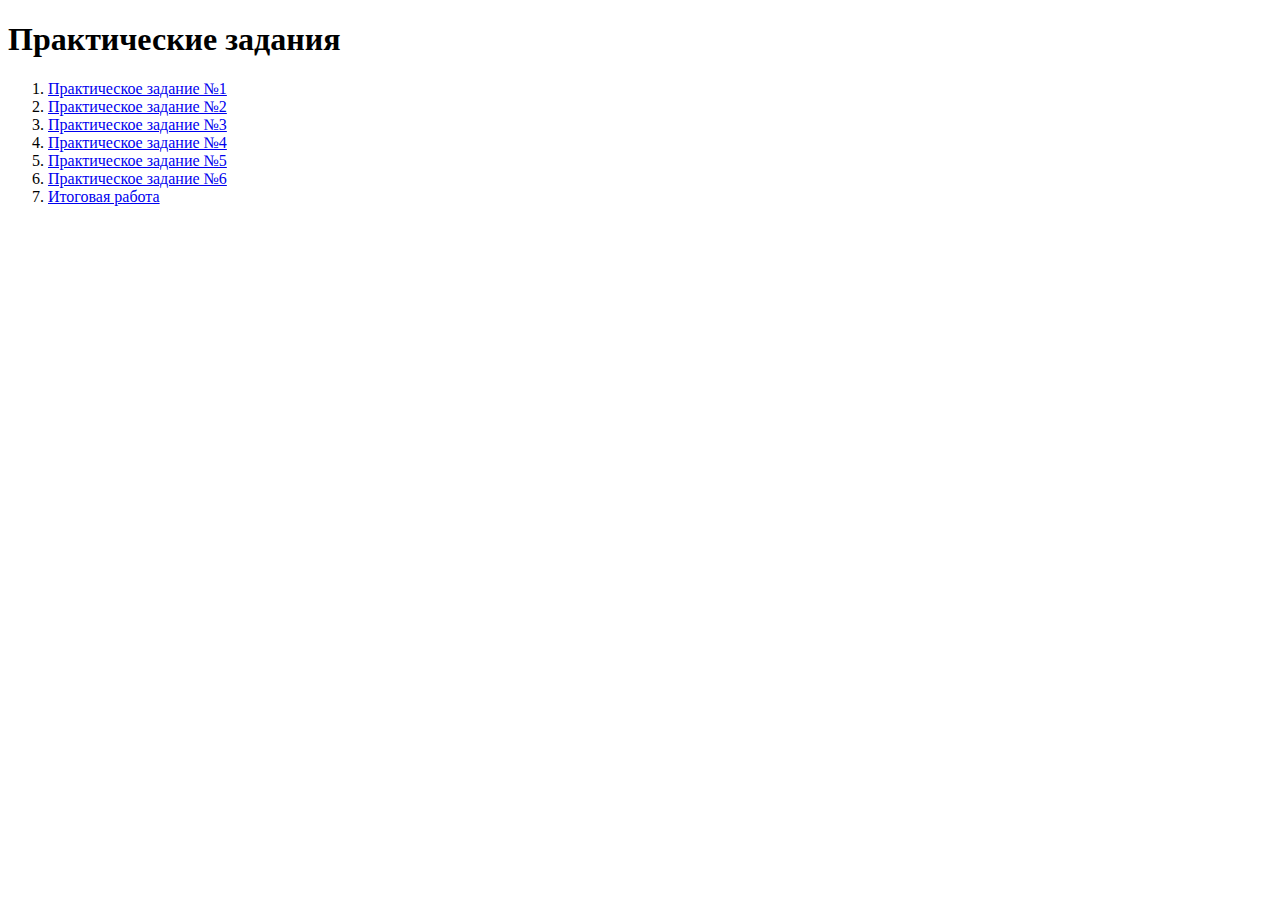
<file: index.html>
<!DOCTYPE html>
<html lang="en">
<head>
    <meta charset="UTF-8">
    <meta name="viewport" content="width=device-width, initial-scale=1.0">
    <title>Практические задания</title>
</head>
<body>
    <h1>Практические задания</h1>
    <ol>
        <li><a href="task1.html">Практическое задание №1</a></li>
        <li><a href="task2.html">Практическое задание №2</a></li>
        <li><a href="task3.html">Практическое задание №3</a></li>
        <li><a href="task4.html">Практическое задание №4</a></li>
        <li><a href="task5.html">Практическое задание №5</a></li>
        <li><a href="task6.html">Практическое задание №6</a></li>
        <li><a href="Итоговая/index.html">Итоговая работа</a></li>
    </ol>
</body>
</html>
</file>
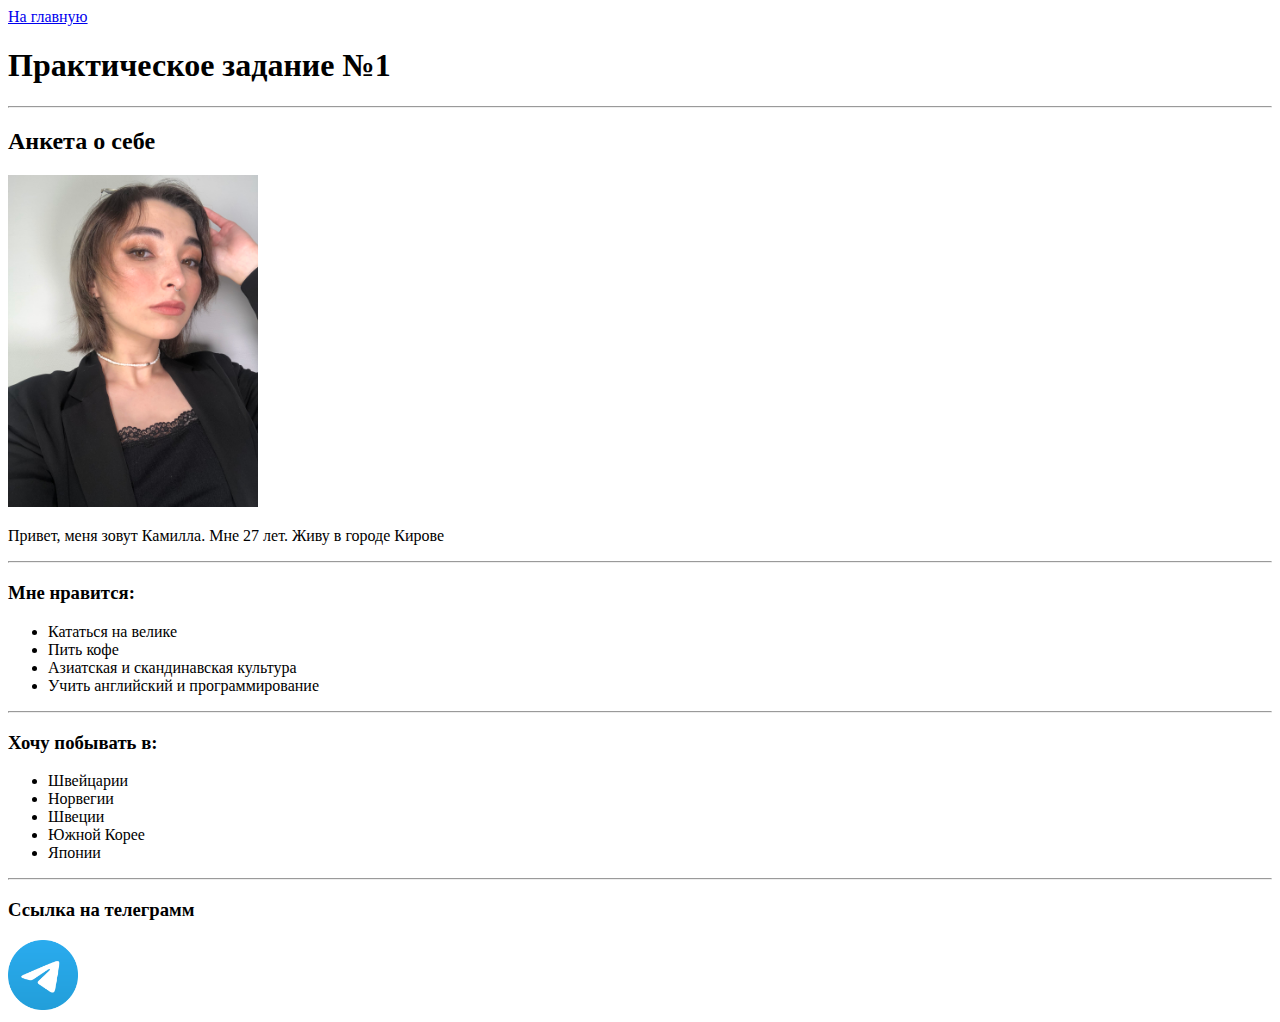
<file: task1.html>
<!DOCTYPE html>
<html lang="en">
<head>
    <meta charset="UTF-8">
    <meta name="viewport" content="width=device-width, initial-scale=1.0">
    <title>Практическое задание №1</title>
</head>
<body>
    <a href="index.html">На главную</a>
    <h1>Практическое задание №1</h1>
    <hr>
    <h2>Анкета о себе</h2>
    <img width="250" src="img/task1/IMG_9399.jpg" alt="Фото отсутствует">
    <p>Привет, меня зовут Камилла. Мне 27 лет. Живу в городе Кирове</p>
    <hr>
    <h3>Мне нравится:</h3>
    <ul>
        <li>Кататься на велике</li>
        <li>Пить кофе</li>
        <li>Азиатская и скандинавская культура</li>
        <li>Учить английский и программирование</li>
    </ul>
    <hr>
    <h3>Хочу побывать в:</h3>
    <ul>
        <li>Швейцарии</li>
        <li>Норвегии</li>
        <li>Швеции</li>
        <li>Южной Корее</li>
        <li>Японии</li>
    </ul>
    <hr>
    <h3>Ссылка на телеграмм</h3>
    <a href="https://t.me/justkm9">
    <img width="70" src="img//task1/Telegram_2019_Logo.svg.webp" alt="Ссылка на телеграмм">
    </a>
</body>
</html>
</file>
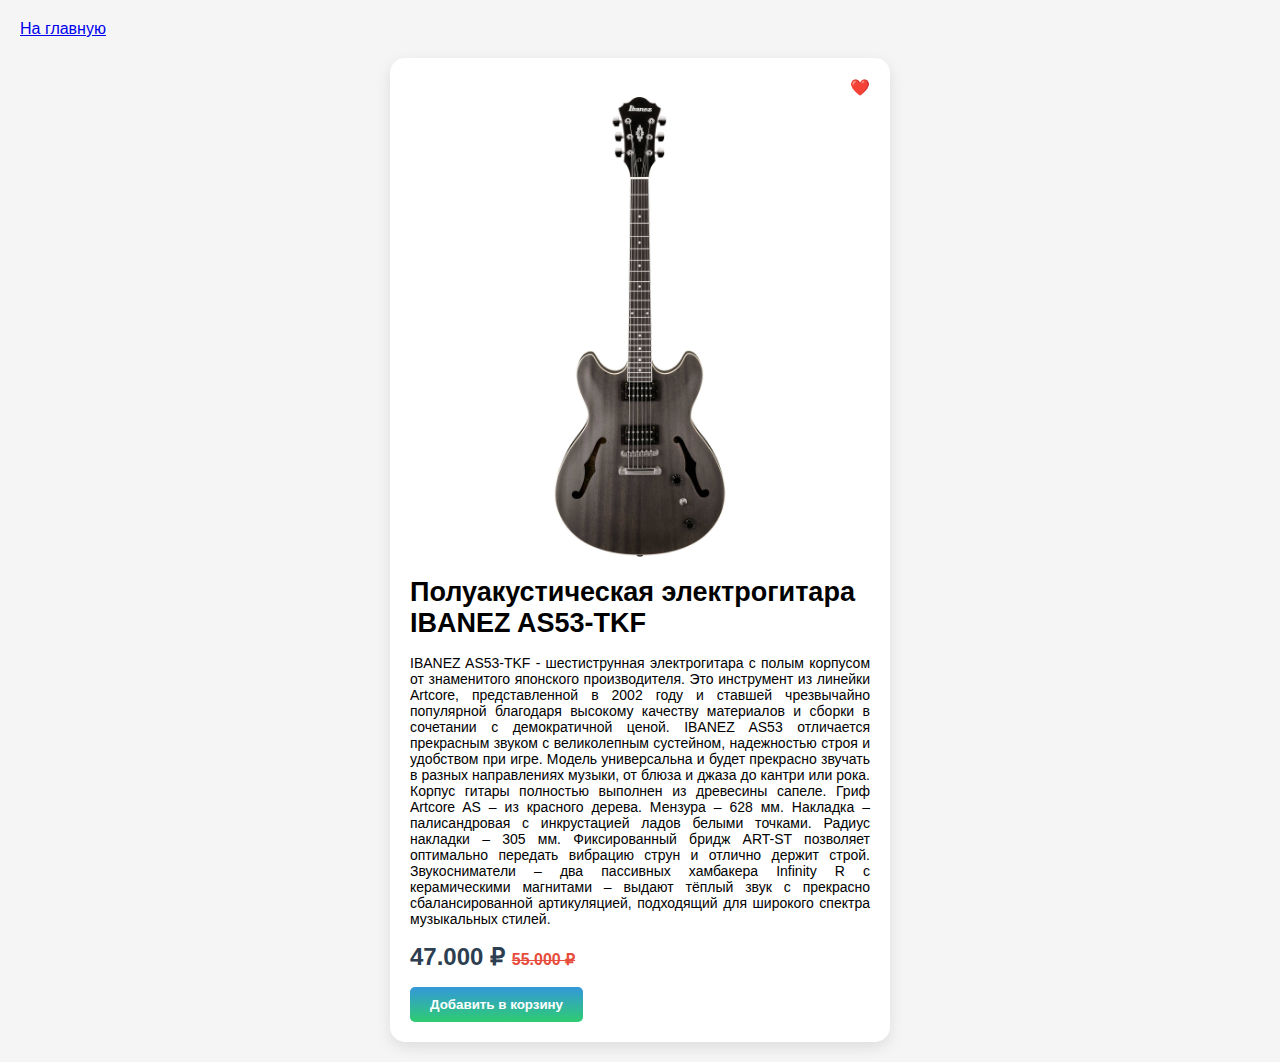
<file: task2.html>
<!DOCTYPE html>
<html lang="en">
<head>
    <meta charset="UTF-8">
    <meta name="viewport" content="width=device-width, initial-scale=1.0">
    <title>Практическое задание 2</title>
    <link rel="stylesheet" href="css/task2.css">
</head>
<body>
    <a class="back" href="index.html">На главную</a>
    
    <div class="card">
        <p class="favorite">
            <a href="#">❤️</a>
        </p>
        <img src="img//task2/gitar.jpg" alt="Нет картинки">
        <h3>Полуакустическая электрогитара IBANEZ AS53-TKF</h3>
        <p class="info">IBANEZ AS53-TKF - шестиструнная электрогитара с полым корпусом от знаменитого японского производителя. Это инструмент из линейки Artcore, представленной в 2002 году и ставшей чрезвычайно популярной благодаря высокому качеству материалов и сборки в сочетании с демократичной ценой. IBANEZ AS53 отличается прекрасным звуком с великолепным сустейном, надежностью строя и удобством при игре. Модель универсальна и будет прекрасно звучать в разных направлениях музыки, от блюза и джаза до кантри или рока. Корпус гитары полностью выполнен из древесины сапеле. Гриф Artcore AS – из красного дерева. Мензура – 628 мм. Накладка – палисандровая с инкрустацией ладов белыми точками. Радиус накладки – 305 мм. Фиксированный бридж ART-ST позволяет оптимально передать вибрацию струн и отлично держит строй. Звукосниматели – два пассивных хамбакера Infinity R с керамическими магнитами – выдают тёплый звук с прекрасно сбалансированной артикуляцией, подходящий для широкого спектра музыкальных стилей.</p>
        <p class="price">47.000 ₽ <span class="old-price">55.000 ₽</span></p>

        <button>Добавить в корзину</button>
    </div>

</body>
</html>
</file>
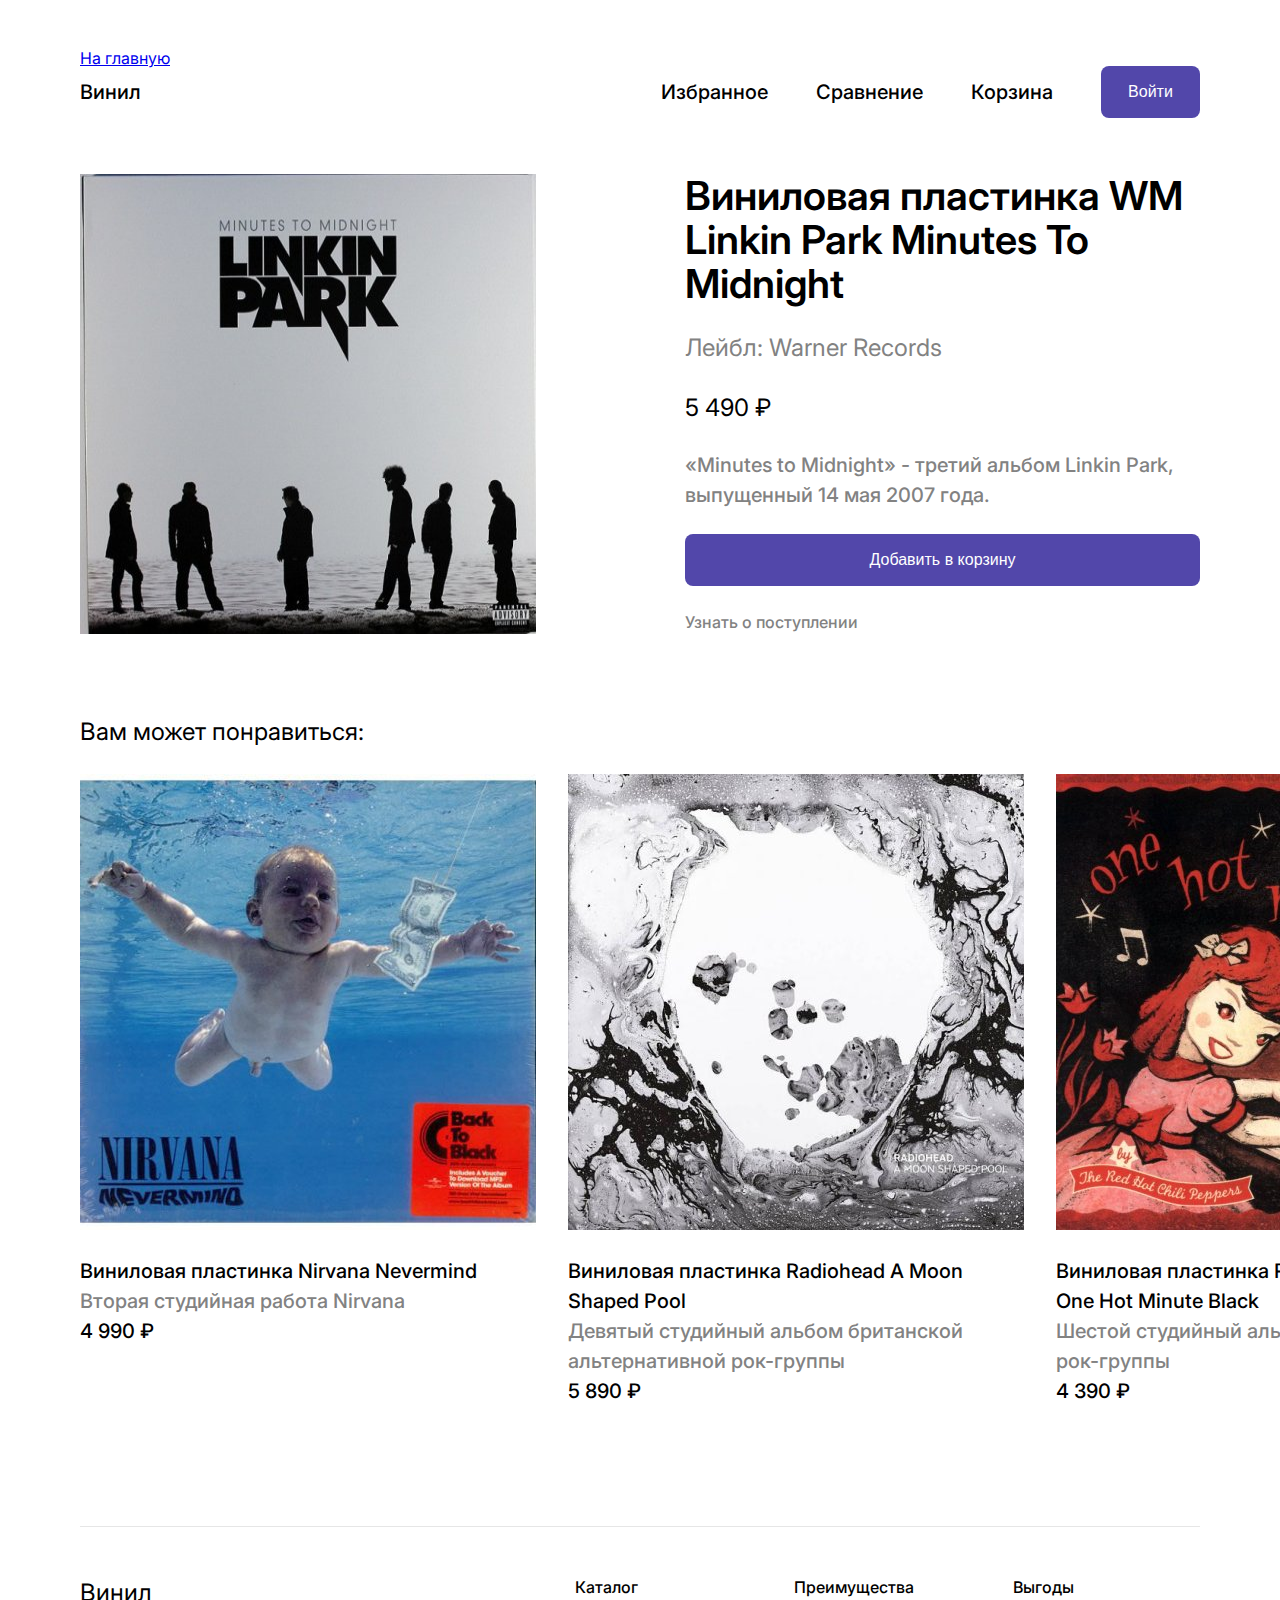
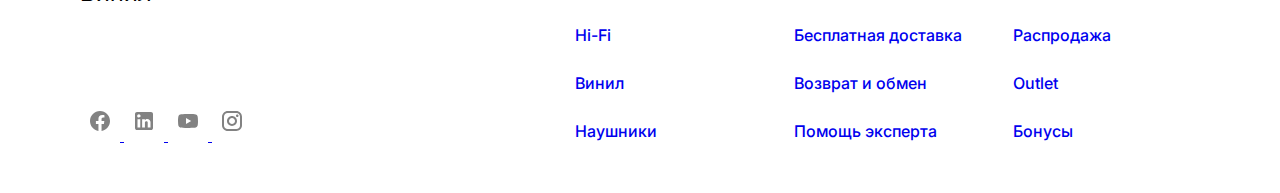
<file: task3.html>
<!DOCTYPE html>
<html lang="en">
<head>
    <meta charset="UTF-8">
    <meta name="viewport" content="width=device-width, initial-scale=1.0">
    <title>Практическое задание №3</title>
    <link rel="stylesheet" href="css/reset.css">
    <link rel="stylesheet" href="css/task3.css">
</head>
<body>
    <a class="back" href="index.html">На главную</a>
    <header>
        <a class="logo" href="#">Винил</a>
        <nav>
            <a href="#">Избранное</a>
            <a href="#">Сравнение</a>
            <a href="#">Корзина</a>
            <button>Войти</button>
        </nav>
    </header>

    <main>
        <section class="hero-product">
            <img src="img//task3/Likin_park1.jpg" alt="">
            <div class="hero-product-description">
            <h1>Виниловая пластинка WM Linkin Park Minutes To Midnight</h1>
            <h2>Лейбл: Warner Records</h2>
            <p class="hero-product-price">5 490 ₽</p>
            <p class="hero-product-info">«Minutes to Midnight» - третий альбом Linkin Park, выпущенный 14 мая 2007 года.</p>
            <button>Добавить в корзину</button>
            <p class="hero-product-additional-details">Узнать о поступлении</p>
            </div>
        </section>


        <section class="products">
            <h2>Вам может понравиться:</h2>
            <div class="product-cards">
                <figure class="product-card">
                    <img src="img/task3/cards/Nirvana.jpg" alt="">
                    <figcaption>
                        <h3>Виниловая пластинка Nirvana Nevermind</h3>
                        <p class="product-card-info">Вторая студийная работа Nirvana</p>
                        <p class="product-card-price">4 990 ₽</p>
                    </figcaption>
                </figure>
                <figure class="product-card">
                    <img src="img/task3/cards/Radiohead.jpg" alt="">
                    <figcaption>
                        <h3>Виниловая пластинка Radiohead A Moon Shaped Pool</h3>
                        <p class="product-card-info">Девятый студийный альбом британской альтернативной рок-группы</p>
                        <p class="product-card-price">5 890 ₽</p>
                    </figcaption>
                </figure>
                <figure class="product-card">
                    <img src="img/task3/cards/Red Hot Chili Peppers.jpg" alt="">
                    <figcaption>
                        <h3>Виниловая пластинка Red Hot Chili Peppers – One Hot Minute Black</h3>
                        <p class="product-card-info">Шестой студийный альбом американской рок-группы</p>
                        <p class="product-card-price">4 390 ₽</p>
                    </figcaption>
                </figure>
            </div>
        </section>

    </main>

    <footer>
        <div class="footer-info">
            <h2>Винил</h2>
            <div class="social-media">
                <a href="#">
                    <img src="img/task3/icons/Icon.svg" alt="">
                    <img src="img/task3/icons/Icon-1.svg" alt="">
                    <img src="img/task3/icons/Icon-2.svg" alt="">
                    <img src="img/task3/icons/Icon-3.svg" alt="">
                </a>
            </div>
        </div>
        <div class="footer-links">
            <ul class="footer-links-list">
                <h3>Каталог</h3>
                <li><a href="#">Hi-Fi</a></li>
                <li><a href="#">Винил</a></li>
                <li><a href="#">Наушники</a></li>
            </ul>
            <ul class="footer-links-list">
                <h3>Преимущества</h3>
                <li><a href="#">Бесплатная доставка</a></li>
                <li><a href="#">Возврат и обмен</a></li>
                <li><a href="#">Помощь эксперта</a></li>
            </ul>
            <ul class="footer-links-list">
                <h3>Выгоды</h3>
                <li><a href="#">Распродажа</a></li>
                <li><a href="#">Outlet</a></li>
                <li><a href="#">Бонусы</a></li>

        </div>
    </footer>
</body>
</html>
</file>
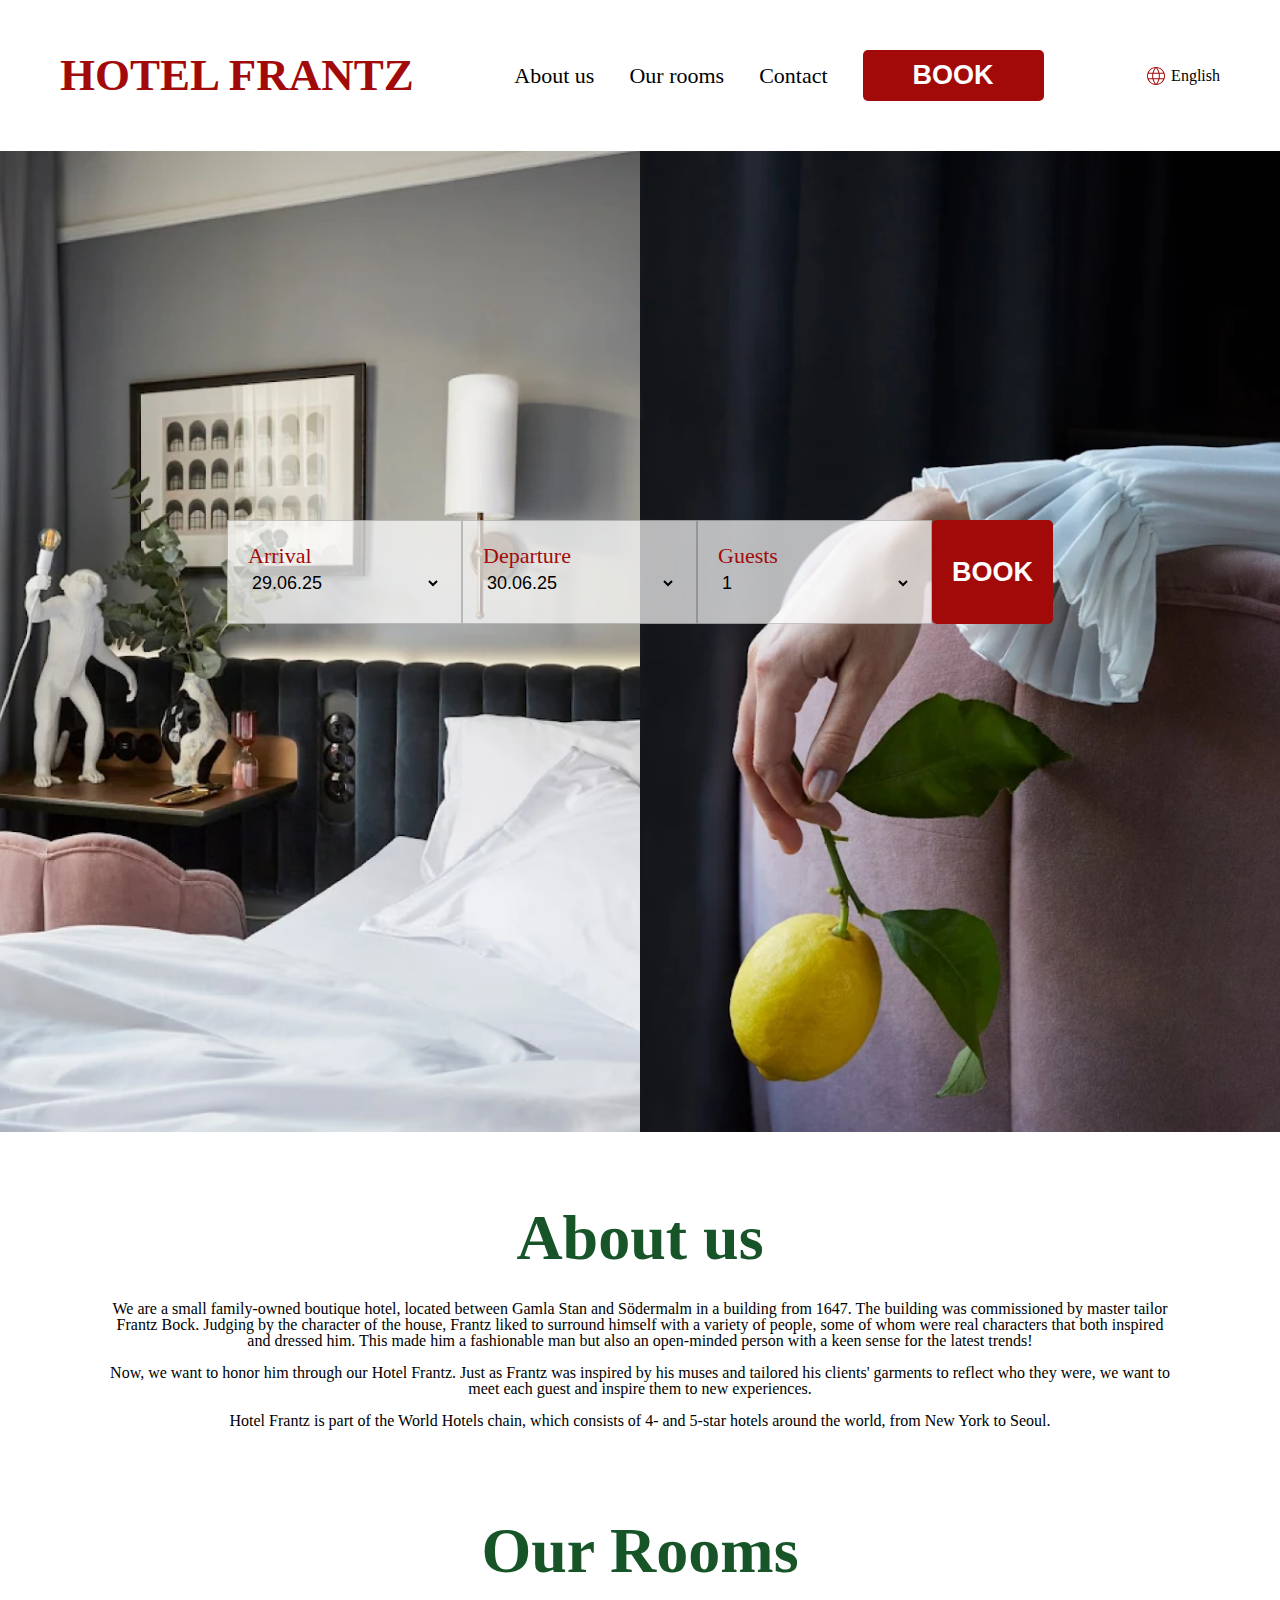
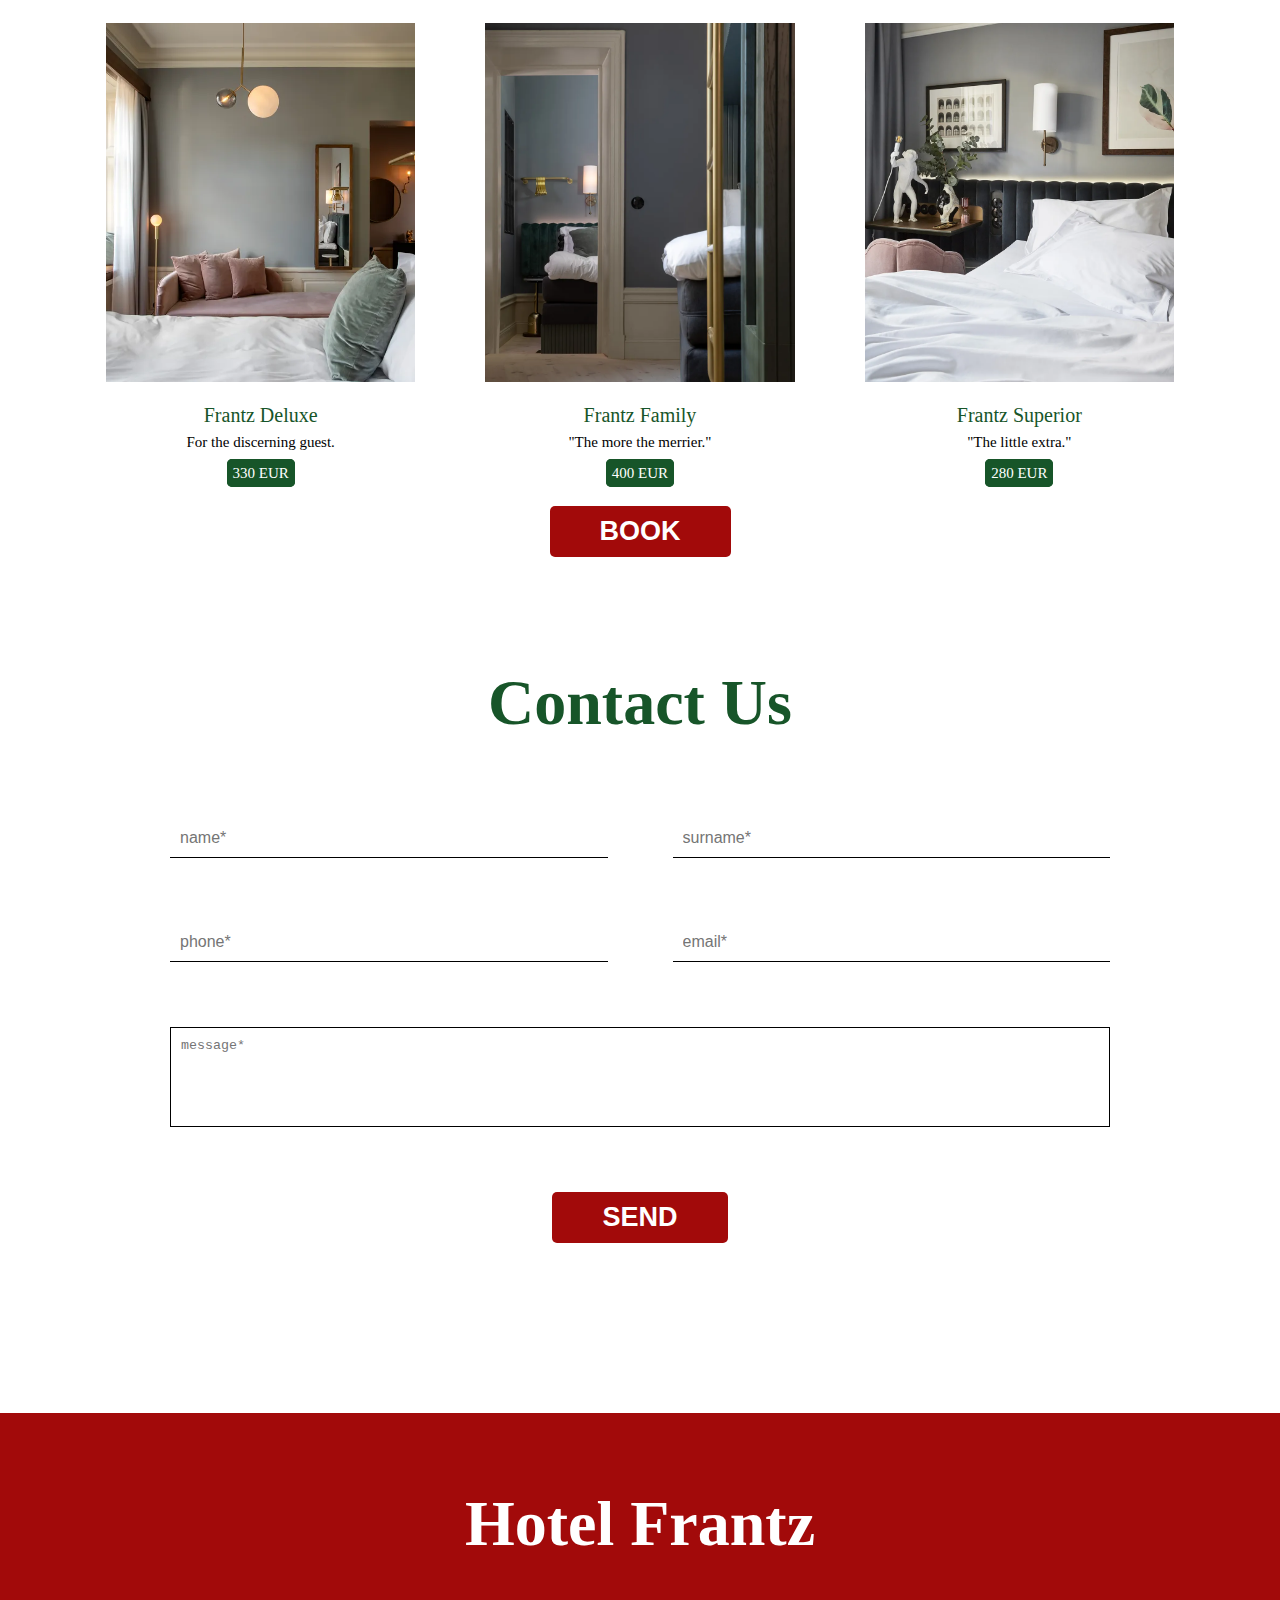
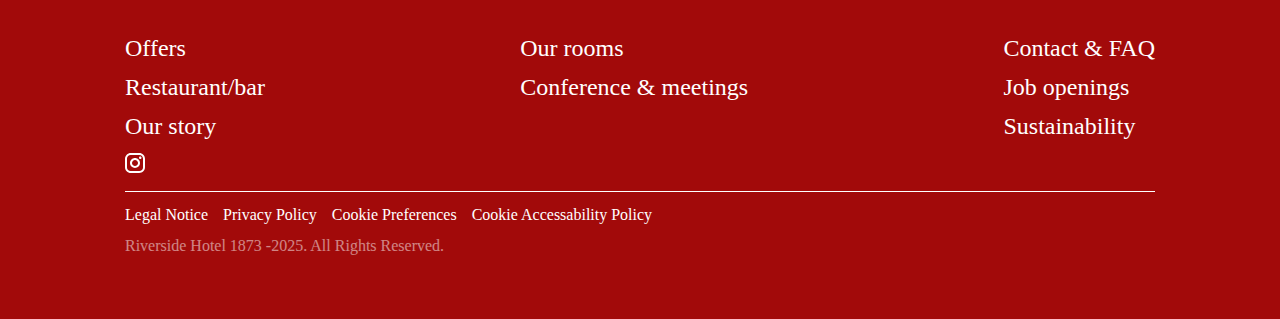
<file: task4.html>
<!DOCTYPE html>
<html lang="en">
<head>
    <meta charset="UTF-8">
    <meta name="viewport" content="width=device-width, initial-scale=1.0">
    <title>Практическое задание №4</title>
    <link rel="stylesheet" href="css/reset.css">
    <link rel="stylesheet" href="css/task4.css">
</head>
<body>
    <header>
        <button class="burger-menu-btn">
            <img src="img/task4/icons/Menu.svg" alt="">
        </button>
        <a class="logo" href="index.html">Hotel Frantz</a>
        <nav>
            <a href="#">About us</a>
            <a href="#">Our rooms</a>
            <a href="#">Contact</a>
            <button class="book-btn">Book</button>
        </nav>
        <div class="lang">
            <img src="img/task4/icons/Language.svg" alt="">
            English
        </div>
    </header>

    <main>
        <section class="hero">
            <div class="hero-search">
                <div class="hero-arrival">
                    <h4>Arrival</h4>
                    <select name="" id="">
                        <option value="">29.06.25</option>
                        <option value="">30.06.25</option>
                        <option value="">01.07.25</option>
                    </select>
                </div>
                <div class="hero-departure">
                    <h4>Departure</h4>
                    <select name="" id="">
                        <option value="">30.06.25</option>
                        <option value="">01.07.25</option>
                        <option value="">02.07.25</option>
                    </select>
                </div>

                <div class="hero-people">
                    <h4>Guests</h4>
                    <select name="" id="">
                        <option value="">1</option>
                        <option value="">2</option>
                        <option value="">3</option>
                    </select>
                </div>
                <button>Book</button>
            </div>
        </section>

     <section id="about" class="about">
            <h2>About us</h2>
            <p>We are a small family-owned boutique hotel, located between Gamla Stan and Södermalm in a building from 1647. The building was commissioned by master tailor Frantz Bock. Judging by the character of the house, Frantz liked to surround himself with a variety of people, some of whom were real characters that both inspired and dressed him. This made him a fashionable man but also an open-minded person with a keen sense for the latest trends!
            </p>
            <p>
                Now, we want to honor him through our Hotel Frantz. Just as Frantz was inspired by his muses and tailored his clients' garments to reflect who they were, we want to meet each guest and inspire them to new experiences.
            </p>
            <p>
                Hotel Frantz is part of the World Hotels chain, which consists of 4- and 5-star hotels around the world, from New York to Seoul.
            </p>
        </section>

     <section id="rooms" class="rooms">
            <h2>Our Rooms</h2>
            <div class="rooms-cards">
                <figure class="room-card">
                    <img src="img/task4/cards/card1.webp" alt="">
                    <figcaption>
                        <h4>Frantz Deluxe</h4>
                        <p>For the discerning guest.</p>
                    </figcaption>
                        <span class="room-card-price">330 EUR</span>
                </figure>
                <figure class="room-card">
                    <img src="img/task4/cards/card2.webp" alt="">
                    <figcaption>
                        <h4>Frantz Family</h4>
                        <p>"The more the merrier."</p>
                    </figcaption>
                        <span class="room-card-price">400 EUR</span>
                </figure>
                <figure class="room-card">
                    <img src="img/task4/cards/card3.webp" alt="">
                    <figcaption>
                        <h4>Frantz Superior</h4>
                        <p>"The little extra."</p>
                    </figcaption>
                        <span class="room-card-price">280 EUR</span>
                </figure>
            </div>
            <button>Book</button>
        </section>

        <section id="contact-us" class="contact-us">
            <h2>Contact Us</h2>
            <form action="" class="contact-form">
                <div class="contact-form-fields">
                    <input type="text" placeholder="name*" required>
                    <input type="text" placeholder="surname*" required>
                    <input type="tel" placeholder="phone*">
                    <input type="email" placeholder="email*" required>
                </div>
                <textarea name="" id="" placeholder="message*"></textarea>
                <button>send</button>
            </form>

        </section>
    </main>

    <footer>
        <section class="footer-info">
            <h2>Hotel Frantz</h2>
            <div class="footer-links">
                <ul class="footer-links-list">
                    <li><a href="#">Offers</a></li>
                    <li><a href="#">Restaurant/bar</a></li>
                    <li><a href="#">Our story</a></li>
                </ul>
                <ul class="footer-links-list">
                    <li><a href="#">Our rooms</a></li>
                    <li><a href="#">Conference & meetings</a></li>
                </ul>
                <ul class="footer-links-list">
                    <li><a href="#">Contact & FAQ</a></li>
                    <li><a href="#">Job openings</a></li>
                    <li><a href="#">Sustainability</a></li>
                </ul>
            </div>
            <div class="footer-additional">
                <div class="footer-social-media">
                    <a href="#"><img src="img/task4/icons/instagram.svg" alt=""></a>
                </div>
            </div>
            <div class="footer-additional-policy">
                <a href="">Legal Notice</a>
                <a href="">Privacy Policy</a>
                <a href="">Cookie Preferences</a>
                <a href="">Cookie Accessability Policy</a>
            </div>
            <p class="footer-rights">Riverside Hotel 1873 -2025. All Rights Reserved.</p>
        </section>
    </footer>

</body>
</html>
</file>
<file: css/task2.css>
*{
    margin: 0;
    padding: 0;
    font-family: Arial, sans-serif;
    box-sizing: border-box;
}
.back {
    display: block;
    margin: 20px;
    width: max-content;
}

body{
    background: #f5f5f5;
}

.card{
    background: white;
    box-shadow: 0 5px 15px rgba(0, 0, 0, 0.1);
    max-width: 500px;
    width: 100%;
    margin: 20px auto;
    border-radius: 15px;
    padding: 20px;
    transition: 0.3s;
}

.card:hover{
    
    transform: scale(1.05);
    
}

.card .favorite{
    text-align: right;
}

.card .favorite a{
    text-decoration: none;
}

.card img{
    width: 100%;
}

.card h3{
    margin: 16px 0px;
    font-size: 27px;
}

.card .info{
    text-align: justify;
    font-size: 14px;
    margin: 16px 0px;
}

.card .price{
    color: #2c3e50;
    font-weight: bold;
    font-size: 24px;
    margin: 16px 0px;
}

.card .old-price{
    color: #e74c3c;
    text-decoration: line-through;
    font-size: 16px;
}

.card button{
    color: white;
    background: linear-gradient(#3498db, #2ecc71);
    border-radius: 5px;
    border: none;
    padding: 10px 20px;
    cursor: pointer;
    font-weight: bold;
}

.card button:hover{
    opacity: 0.8;
    transition: opacity 0.3s
}
</file>
<file: css/task3.css>
@import url('https://fonts.googleapis.com/css2?family=Inter:ital,opsz,wght@0,14..32,100..900;1,14..32,100..900&family=Rubik:ital,wght@0,300..900;1,300..900&display=swap');
*{
    box-sizing: border-box;
}

body{
    font-family: Inter;
    max-width: 1400px;
    padding: 50px 80px;
    margin: 0 auto;
}

header{
    display: flex;
    justify-content: space-between;
    align-items: center;
}

.logo, header nav a, .hero-product-info, .hero-product-additional-details, .product-card figcaption{
    color: black;
    text-decoration: none;
    font-weight: 500;
    font-size: 20px;
    line-height: 150%;
}

header nav{
    display: flex;
    align-items: center;
    gap: 48px;
}

header button, .hero-product-description button{
    border-radius: 8px;
    border: none;
    background: rgba(82, 71, 170);
    color: white;
    width: 99px;
    height: 52px;
    cursor: pointer;
    font-size: 16px;
    font-weight: 500;
}

.hero-product{
    margin: 56px 0px 80px;
    display: flex;
    justify-content: space-between;
}

.hero-product-description{
    display: flex;
    flex-direction: column;
    gap: 24px;
    max-width: 515px;
}

h1{
    font-size: 40px;
    font-weight: 600;
    line-height: 110%;
}

.hero-product-description h2, .hero-product-price, .products h2, .footer-info h2{
    font-size: 24px;
    line-height: 150%;
}

.hero-product-description h2, .hero-product-info, .hero-product-additional-details, .product-card-info{
    color: #828282;
}

.hero-product-description button{
    width: unset;
}

.hero-product-additional-details{
    font-size: 16px;
}

.product-cards{
    margin: 24px 0px 120px;
    display: flex;
    gap: 32px;
}

.product-card{
    flex: auto;
}

.product-card figcaption{
    margin-top: 24px;

}

footer{
    display: flex;
    justify-content: space-between;
    border-top: 1px solid #E6E6E6;
    padding-top: 48px;
}

.footer-links{
    display: flex;
    gap: 32px;
}

.footer-links-list{
    display: flex;
    flex-direction: column;
    gap: 24px;
    width: 187px;
}

.footer-links-list a, .footer-links h3{
    font-weight: 500;
    color: 454545;
    text-decoration: none;
    line-height: 150%;
}

.footer-links h3{
    color: black;
}

.footer-info {
    display: flex;
    justify-content: space-between;
    flex-direction: column;
}

.soacial-media{
    display: flex;
    align-items: center;
    gap: 24px;
}

.soacial-media img:hover{
    filter: brightness(50%);
}
</file>
<file: css/task4.css>
@import url('https://fonts.googleapis.com/css2?family=Libertinus+Math&display=swap');

*{
    text-decoration: none;
    box-sizing: border-box;
}

body{
    font-family: Libertinus;
}

header{
    display: flex;
    justify-content: space-between;
    align-items: center;
    max-width: 1512px;
    padding: 50px 60px;
}

.logo {
    font-size: 45px;
    font-weight: 600;
    color: #A20A0A;
    text-transform: uppercase;
}

header nav {
    display: flex;
    align-items: center;
    gap: 35px;
}

header nav a {
    font-size: 22px;
    font-weight: 500;
    color: black;
}

button {
    border: none;
    padding: 10px 50px;
    background: #A20A0A;
    color: white;
    font-size:27px;
    font-weight: 550;
    text-transform: uppercase;
    cursor: pointer;
    border-radius: 5px;
}

.lang {
    display: flex;
    align-items: center;
    gap: 3px;
}

.hero {
    height: 981px;
    background: url(../img/task4/hero.png);
    background-position: center;
    background-size: cover;
    display: flex;
    align-items: center;
    justify-content: center;
    padding-bottom: 139px;
}

.hero-search {
    display: flex;
}

.hero-arrival, .hero-departure, .hero-people{
    background: rgba(255, 255, 255, 0.7);
    border: 0.5px solid rgba(1, 1, 1, 0.2);
}

.hero-search div {
    width: 235px;
    padding: 24px 20px;
    color: #A20A0A !important;
    font-size: 22px;
    font-weight: 500;
}


.hero-search select {
    color: black;
    background: transparent;
    border: none;
    width: 100%;
    font-size: 18px;
    line-height: 24px;
    margin: 5px 0px;
}

.hero-search button {
    padding: 20px;
}

h2 {
    font-size: 64px;
    line-height: 145%;
    color: rgb(23, 85, 41);
    font-weight: 600;
}

.about {
    text-align: center;
    max-width: 1080px;
    padding: 10px;
    width: 100%;
    margin: 50px auto;
}

.about p {
    margin: 16px 0px;
}

.rooms {
    padding: 0px 106px;
    text-align: center;
}

.rooms-cards {
    display: flex;
    gap: 70px;
    justify-content: center;
    margin: 25px 0px;
}

.room-card {
    width: 420px;
    position: relative;
}

.room-card img {
    width: 100%;
    height: 359px;
    object-fit: cover;
}

.room-card figcaption {
    padding: 15px;
}

.room-card h4 {
    font-size: 20px;
    font-weight: 400;
    line-height: 150%;
    margin-bottom: 5px;
    color: rgb(23, 85, 41);
}

.room-card p {
    font-size: 15px;
    font-weight: 500;
}


.room-card-price {
    font-size: 15px;
    border: 2px solid rgb(23, 85, 41);
    color: white;
    background:rgb(23, 85, 41);
    border-radius: 5px;
    padding: 4px;

}

.contact-us {
    margin: 100px 0px;
    text-align: center;
}

.contact-form {
    padding: 70px;
    display: flex;
    flex-direction: column;
    gap: 65px;
    max-width: 1080px;
    margin: 0 auto;
}

.contact-form-fields {
    display: grid;
    grid-template-columns: repeat(2, 1fr);
    gap: 65px;
}

.contact-form-fields input {
    border: none;
    outline: none;
    border-bottom: 1px solid black;
    font-size: 16px;
    padding: 10px;
}

.contact-form button {
    width: max-content;
    align-self: center;
}

.contact-form textarea {
    padding: 10px;
    border: 1px solid black;
    resize: none;
    height: 100px;
}

footer {
    background: #A20A0A;
    color: white;
}

.footer-info {
    max-width: 1160px;
    margin: 0 auto;
    padding: 65px;
}

footer h2 {
    text-align: center;
    color: white;
    margin-bottom: 65px;
}

.footer-links {
    display: flex;
    justify-content: space-between;
}

.footer-links-list {
    display: flex;
    flex-direction: column;
    gap: 15px;
    font-size: 24px;
}

.footer-links-list h4 {
    color: white;
    font-weight: 700;
    margin-bottom: 14px;
    font-size: 24px;
}

.footer-links-list a {
    color: white;
    font-weight: 100;
}

.footer-social-media {
    display: flex;
    align-items: center;
    gap: 15px;
    padding: 15px 0px;
    border-bottom: 1px solid white;
}

.footer-additional-policy {
    display: flex;
    gap: 15px;
    padding: 15px 0px;
}

.footer-additional-policy a {
    color: white;
    font-weight: 100;
}

.footer-rights {
    opacity: 0.5;
    font-weight: 100;
}


.burger-menu-btn {
    all: unset;
    cursor: pointer;
    display: none;
}


@media screen and (max-width: 1224px) {
    header {
        padding: 40px;
    }
}

@media screen and (max-width: 992px) {
    .burger-menu-btn {
        display: block;
    }

    header nav {
        display: none;
    }

    .hero-search div {
        width: unset;
    }

    .hero-search {
        flex-direction: column;
        width: max(50%, 400px);
    }

    .rooms-cards {
        display: flex;
        flex-wrap: wrap;
    }

    .room-card {
        max-width: 600px;
        min-width: 400px;
        flex: 1;
    }

}

@media screen and (max-width: 768px) {
    .contact-form-fields {
        grid-template-columns: repeat(1, 1fr);
    }

    .footer-links,
    .footer-rights,
    .footer-additional-policy,
    .footer-additional {
        display: none;
    }

    footer h2 {
        margin: unset;
    }
}

@media screen and (max-width: 576px) {
    header {
        padding: 20px;
    }

    header .logo {
        font-size: 16px;
    }

    h2 {
        font-size: 20px;
    }

    .about p {
        font-size: 12px;
    }

    .room-card {
        max-width: none;
        min-width: 450px;
        width: 100%;
    }

    .rooms {
        padding: 10px;
    }

}

@media screen and (max-width: 450px) {
    
    .hero{
        height: 468px;
        padding-bottom: 20px;
    }
    
    .hero-search {
        margin: 10px;
        width: 100%;
        
    }

    .room-card {
        min-width: 300px;
        width: 100%;
    }

    .room-card-price {
        width: 70px;
        height: 70px;
        font-size: 12px;
    }
}
</file>
